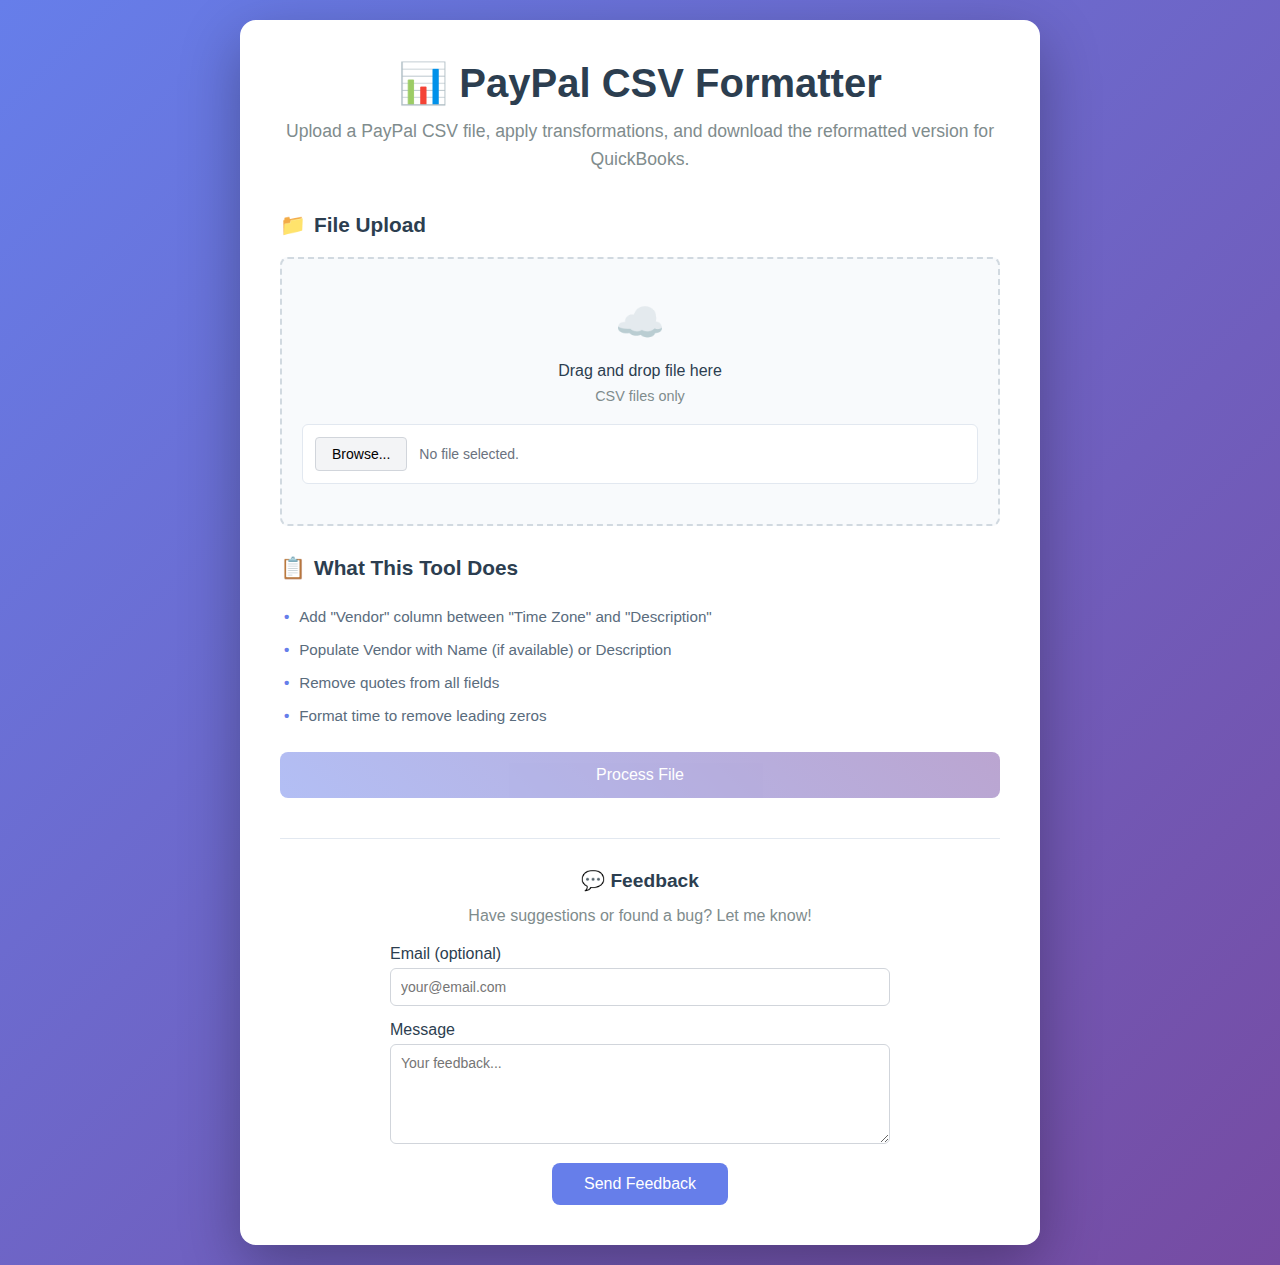
<file: index.html>
<!DOCTYPE html>
<html lang="en">
<head>
    <meta charset="UTF-8">
    <meta name="viewport" content="width=device-width, initial-scale=1.0">
    <title>PayPal CSV Formatter - Free Tool for Bookkeepers</title>
    <meta name="description" content="Free tool to format PayPal CSV exports for QuickBooks import. Adds vendor column, removes quotes, and formats time fields.">
    
    <!-- Google Analytics - Replace YOUR_GA_TRACKING_ID with your actual tracking ID -->
    <script async src="https://www.googletagmanager.com/gtag/js?id=YOUR_GA_TRACKING_ID"></script>
    <script>
        window.dataLayer = window.dataLayer || [];
        function gtag(){dataLayer.push(arguments);}
        gtag('js', new Date());
        gtag('config', 'YOUR_GA_TRACKING_ID');
    </script>
    
    <style>
        * {
            margin: 0;
            padding: 0;
            box-sizing: border-box;
        }
        
        body {
            font-family: -apple-system, BlinkMacSystemFont, 'Segoe UI', Roboto, Oxygen, Ubuntu, Cantarell, sans-serif;
            background: linear-gradient(135deg, #667eea 0%, #764ba2 100%);
            min-height: 100vh;
            padding: 20px;
        }
        
        .container {
            max-width: 800px;
            margin: 0 auto;
            background: white;
            border-radius: 16px;
            box-shadow: 0 20px 60px rgba(0, 0, 0, 0.3);
            padding: 40px;
        }
        
        .tool-header {
            text-align: center;
            margin-bottom: 40px;
        }
        
        .tool-title {
            color: #2c3e50;
            font-weight: 600;
            font-size: 2.5rem;
            margin-bottom: 10px;
        }
        
        .tool-subtitle {
            color: #7f8c8d;
            font-size: 1.1rem;
            line-height: 1.6;
        }
        
        .section-title {
            font-weight: 600;
            color: #2c3e50;
            margin: 30px 0 20px 0;
            font-size: 1.3rem;
            display: flex;
            align-items: center;
            gap: 8px;
        }
        
        .drag-drop-area {
            border: 2px dashed #d1d9e0;
            border-radius: 8px;
            padding: 40px 20px;
            text-align: center;
            background-color: #f8fafc;
            transition: all 0.3s ease;
            cursor: pointer;
        }
        
        .drag-drop-area:hover {
            border-color: #667eea;
            background-color: #f0f7ff;
        }
        
        .drag-drop-area.dragover {
            border-color: #667eea;
            background-color: #f0f7ff;
            transform: scale(1.01);
        }
        
        .drag-drop-area.file-selected {
            border-color: #10b981;
            background-color: #f0fdf4;
        }
        
        .drag-drop-content {
            pointer-events: none;
        }
        
        .upload-icon {
            color: #95a5a6;
            font-size: 2.5rem;
            margin-bottom: 16px;
        }
        
        .upload-text {
            color: #2c3e50;
            font-weight: 500;
            margin-bottom: 8px;
        }
        
        .upload-subtext {
            color: #7f8c8d;
            font-size: 0.9rem;
            margin-bottom: 16px;
        }
        
        .file-input-row {
            display: flex;
            align-items: center;
            gap: 12px;
            margin-top: 20px;
            padding: 12px;
            border: 1px solid #e2e8f0;
            border-radius: 6px;
            background: white;
            pointer-events: auto;
        }
        
        .browse-btn {
            background: #f3f4f6;
            border: 1px solid #d1d5db;
            padding: 8px 16px;
            border-radius: 4px;
            font-size: 14px;
            cursor: pointer;
            transition: all 0.2s ease;
        }
        
        .browse-btn:hover {
            background: #e5e7eb;
        }
        
        .file-status {
            font-size: 14px;
            color: #6b7280;
            flex: 1;
            text-align: left;
        }
        
        .remove-file-btn {
            background: #9ca3af;
            color: white;
            border: none;
            border-radius: 4px;
            padding: 6px 10px;
            font-size: 16px;
            cursor: pointer;
            transition: all 0.2s ease;
            display: none;
            align-items: center;
            justify-content: center;
        }
        
        .remove-file-btn:hover {
            background: #6b7280;
            transform: scale(1.05);
        }
        
        .btn-upload {
            background: linear-gradient(45deg, #667eea, #764ba2);
            color: white;
            border: none;
            border-radius: 8px;
            padding: 14px 32px;
            font-weight: 500;
            font-size: 1rem;
            cursor: pointer;
            width: 100%;
            transition: all 0.2s ease;
            margin-top: 20px;
        }
        
        .btn-upload:hover:not(:disabled) {
            transform: translateY(-2px);
            box-shadow: 0 10px 20px rgba(102, 126, 234, 0.3);
        }
        
        .btn-upload:disabled {
            opacity: 0.5;
            cursor: not-allowed;
        }
        
        .btn-download {
            background: #10b981;
            color: white;
            border: none;
            border-radius: 8px;
            padding: 14px 32px;
            font-weight: 500;
            font-size: 1rem;
            cursor: pointer;
            width: 100%;
            transition: all 0.2s ease;
            margin-top: 20px;
            text-decoration: none;
            display: inline-block;
            text-align: center;
        }
        
        .btn-download:hover {
            background: #059669;
            transform: translateY(-2px);
            box-shadow: 0 10px 20px rgba(16, 185, 129, 0.3);
        }
        
        .btn-secondary {
            background: white;
            color: #667eea;
            border: 2px solid #667eea;
            border-radius: 8px;
            padding: 12px 32px;
            font-weight: 500;
            font-size: 1rem;
            cursor: pointer;
            width: 100%;
            transition: all 0.2s ease;
            margin-top: 10px;
        }
        
        .btn-secondary:hover {
            background: #f0f7ff;
        }
        
        .instructions-list {
            list-style: none;
            padding: 0;
            margin: 0;
            padding-left: 1.2em;
        }
        
        .instructions-list li {
            padding: 8px 0;
            color: #5a6c7d;
            font-size: 0.95rem;
        }
        
        .instructions-list li:before {
            content: "•";
            color: #667eea;
            font-weight: bold;
            display: inline-block;
            width: 1em;
            margin-left: -1em;
        }
        
        .preview-section {
            display: none;
            margin-top: 30px;
        }
        
        .preview-section.show {
            display: block;
        }
        
        .alert {
            padding: 16px;
            border-radius: 8px;
            margin-bottom: 20px;
        }
        
        .alert-success {
            background-color: #d1fae5;
            border: 1px solid #6ee7b7;
            color: #065f46;
        }
        
        .alert-heading {
            font-size: 1.2rem;
            font-weight: 600;
            margin-bottom: 8px;
        }
        
        .preview-table {
            width: 100%;
            overflow-x: auto;
            margin-top: 20px;
        }
        
        table {
            width: 100%;
            border-collapse: collapse;
            font-size: 0.85rem;
        }
        
        th, td {
            padding: 8px;
            text-align: left;
            border: 1px solid #e2e8f0;
        }
        
        th {
            background-color: #f8fafc;
            font-weight: 600;
            color: #2c3e50;
        }
        
        tr:nth-child(even) {
            background-color: #f8fafc;
        }
        
        .upload-section {
            display: block;
        }
        
        .upload-section.hide {
            display: none;
        }
        
        .footer {
            margin-top: 40px;
            padding-top: 30px;
            border-top: 1px solid #e2e8f0;
            text-align: center;
        }
        
        .footer h3 {
            color: #2c3e50;
            font-size: 1.2rem;
            margin-bottom: 15px;
        }
        
        .feedback-form {
            max-width: 500px;
            margin: 0 auto;
        }
        
        .form-group {
            margin-bottom: 15px;
            text-align: left;
        }
        
        .form-group label {
            display: block;
            margin-bottom: 5px;
            color: #2c3e50;
            font-weight: 500;
        }
        
        .form-group input,
        .form-group textarea {
            width: 100%;
            padding: 10px;
            border: 1px solid #d1d5db;
            border-radius: 6px;
            font-family: inherit;
            font-size: 14px;
        }
        
        .form-group textarea {
            resize: vertical;
            min-height: 100px;
        }
        
        .btn-feedback {
            background: #667eea;
            color: white;
            border: none;
            border-radius: 8px;
            padding: 12px 32px;
            font-weight: 500;
            font-size: 1rem;
            cursor: pointer;
            transition: all 0.2s ease;
        }
        
        .btn-feedback:hover {
            background: #5568d3;
            transform: translateY(-1px);
        }
        
        .hidden {
            display: none;
        }
    </style>
</head>
<body>
    <div class="container">
        <div class="tool-header">
            <h1 class="tool-title">📊 PayPal CSV Formatter</h1>
            <p class="tool-subtitle">Upload a PayPal CSV file, apply transformations, and download the reformatted version for QuickBooks.</p>
        </div>
        
        <div class="upload-section" id="uploadSection">
            <div class="section-title">
                <span>📁</span>
                File Upload
            </div>
            
            <div class="drag-drop-area" id="dragDropArea">
                <div class="drag-drop-content">
                    <div class="upload-icon">☁️</div>
                    <p class="upload-text">Drag and drop file here</p>
                    <p class="upload-subtext">CSV files only</p>
                </div>
                <div class="file-input-row">
                    <input type="file" id="fileInput" accept=".csv" style="display: none;">
                    <button type="button" class="browse-btn" onclick="document.getElementById('fileInput').click()">
                        Browse...
                    </button>
                    <span id="fileStatus" class="file-status">No file selected.</span>
                    <button type="button" id="removeFileBtn" class="remove-file-btn" onclick="clearFile()">
                        🗑️
                    </button>
                </div>
            </div>
            
            <div class="section-title">
                <span>📋</span>
                What This Tool Does
            </div>
            <ul class="instructions-list">
                <li>Add "Vendor" column between "Time Zone" and "Description"</li>
                <li>Populate Vendor with Name (if available) or Description</li>
                <li>Remove quotes from all fields</li>
                <li>Format time to remove leading zeros</li>
            </ul>
            
            <button type="button" class="btn-upload" id="processBtn" onclick="processFile()" disabled>
                Process File
            </button>
        </div>
        
        <div class="preview-section" id="previewSection">
            <div class="alert alert-success">
                <h4 class="alert-heading">File Processed Successfully!</h4>
                <p>Your CSV file has been processed. You can download it using the button below.</p>
                <hr style="margin: 10px 0; border: none; border-top: 1px solid #6ee7b7;">
                <p style="margin-bottom: 0;">Preview of your data (first 10 rows):</p>
            </div>
            
            <div class="preview-table" id="previewTable"></div>
            
            <button type="button" class="btn-download" id="downloadBtn" onclick="downloadFile()">
                Download Processed File
            </button>
            <button type="button" class="btn-secondary" onclick="resetTool()">
                Process Another File
            </button>
        </div>
        
        <div class="footer">
            <h3>💬 Feedback</h3>
            <p style="color: #7f8c8d; margin-bottom: 20px;">Have suggestions or found a bug? Let me know!</p>
            
            <!-- Netlify Form -->
            <form name="feedback" method="POST" data-netlify="true" class="feedback-form">
                <input type="hidden" name="form-name" value="feedback">
                
                <div class="form-group">
                    <label for="email">Email (optional)</label>
                    <input type="email" id="email" name="email" placeholder="your@email.com">
                </div>
                
                <div class="form-group">
                    <label for="message">Message</label>
                    <textarea id="message" name="message" required placeholder="Your feedback..."></textarea>
                </div>
                
                <button type="submit" class="btn-feedback">Send Feedback</button>
            </form>
        </div>
    </div>
    
    <script>
        let processedData = null;
        let originalFileName = '';
        
        // File handling
        const dragDropArea = document.getElementById('dragDropArea');
        const fileInput = document.getElementById('fileInput');
        const fileStatus = document.getElementById('fileStatus');
        const removeBtn = document.getElementById('removeFileBtn');
        const processBtn = document.getElementById('processBtn');
        
        function updateFileDisplay(file) {
            if (file) {
                const sizeMb = (file.size / 1024 / 1024).toFixed(2);
                fileStatus.textContent = `${file.name} (${sizeMb} MB)`;
                removeBtn.style.display = 'inline-flex';
                dragDropArea.classList.add('file-selected');
                processBtn.disabled = false;
                originalFileName = file.name;
            } else {
                fileStatus.textContent = 'No file selected.';
                removeBtn.style.display = 'none';
                dragDropArea.classList.remove('file-selected');
                processBtn.disabled = true;
                originalFileName = '';
            }
        }
        
        function setFile(fileList) {
            if (!fileList || fileList.length === 0) {
                updateFileDisplay(null);
                return;
            }
            
            const file = fileList[0];
            if (file.type === 'text/csv' || file.name.toLowerCase().endsWith('.csv')) {
                updateFileDisplay(file);
            } else {
                alert('Please select a CSV file.');
                updateFileDisplay(null);
            }
        }
        
        function clearFile() {
            fileInput.value = '';
            updateFileDisplay(null);
        }
        
        // Drag and drop handlers
        ['dragenter', 'dragover', 'dragleave', 'drop'].forEach(eventName => {
            dragDropArea.addEventListener(eventName, e => {
                e.preventDefault();
                e.stopPropagation();
            });
        });
        
        ['dragenter', 'dragover'].forEach(eventName => {
            dragDropArea.addEventListener(eventName, () => {
                dragDropArea.classList.add('dragover');
            });
        });
        
        ['dragleave', 'drop'].forEach(eventName => {
            dragDropArea.addEventListener(eventName, () => {
                dragDropArea.classList.remove('dragover');
            });
        });
        
        dragDropArea.addEventListener('drop', e => {
            const dt = e.dataTransfer;
            if (dt && dt.files && dt.files.length > 0) {
                fileInput.files = dt.files;
                setFile(dt.files);
            }
        });
        
        fileInput.addEventListener('change', e => {
            setFile(e.target.files);
        });
        
        dragDropArea.addEventListener('click', e => {
            if (e.target.closest('.browse-btn') || e.target.closest('.remove-file-btn')) {
                return;
            }
            fileInput.click();
        });
        
        // CSV Processing
        function parseCSV(text) {
            const lines = [];
            let currentLine = [];
            let currentField = '';
            let inQuotes = false;
            
            for (let i = 0; i < text.length; i++) {
                const char = text[i];
                const nextChar = text[i + 1];
                
                if (char === '"') {
                    if (inQuotes && nextChar === '"') {
                        currentField += '"';
                        i++;
                    } else {
                        inQuotes = !inQuotes;
                    }
                } else if (char === ',' && !inQuotes) {
                    currentLine.push(currentField);
                    currentField = '';
                } else if ((char === '\n' || char === '\r') && !inQuotes) {
                    if (currentField || currentLine.length > 0) {
                        currentLine.push(currentField);
                        lines.push(currentLine);
                        currentLine = [];
                        currentField = '';
                    }
                    if (char === '\r' && nextChar === '\n') {
                        i++;
                    }
                } else {
                    currentField += char;
                }
            }
            
            if (currentField || currentLine.length > 0) {
                currentLine.push(currentField);
                lines.push(currentLine);
            }
            
            return lines;
        }
        
        function applyPayPalFormatting(rows) {
            if (!rows || rows.length === 0) return rows;
            
            const headers = rows[0];
            
            // Remove quotes from all fields
            for (let i = 0; i < rows.length; i++) {
                for (let j = 0; j < rows[i].length; j++) {
                    rows[i][j] = rows[i][j].replace(/"/g, '');
                }
            }
            
            // Find column indices
            let timeIdx = null;
            let tzIdx = null;
            let descIdx = null;
            let nameIdx = null;
            
            for (let i = 0; i < headers.length; i++) {
                if (headers[i] === 'Time') timeIdx = i;
                else if (headers[i] === 'Time Zone') tzIdx = i;
                else if (headers[i] === 'Description') descIdx = i;
                else if (headers[i] === 'Name') nameIdx = i;
            }
            
            // Insert Vendor column header
            if (tzIdx !== null) {
                headers.splice(tzIdx + 1, 0, 'Vendor');
                
                // Calculate adjusted indices
                const adjTimeIdx = timeIdx !== null && timeIdx > tzIdx ? timeIdx + 1 : timeIdx;
                const adjDescIdx = descIdx !== null && descIdx > tzIdx ? descIdx + 1 : descIdx;
                const adjNameIdx = nameIdx !== null && nameIdx > tzIdx ? nameIdx + 1 : nameIdx;
                
                // Process each data row
                for (let i = 1; i < rows.length; i++) {
                    const row = rows[i];
                    
                    // Create vendor value BEFORE inserting the column
                    let vendorValue = '';
                    if (nameIdx !== null && nameIdx < row.length) {
                        const nameVal = row[nameIdx].trim();
                        if (nameVal && nameVal !== 'nan' && nameVal !== '') {
                            vendorValue = nameVal;
                        }
                    }
                    
                    if (!vendorValue && descIdx !== null && descIdx < row.length) {
                        vendorValue = row[descIdx].trim();
                    }
                    
                    // Insert vendor value
                    row.splice(tzIdx + 1, 0, vendorValue);
                    
                    // Format time to remove leading zeros
                    if (adjTimeIdx !== null && adjTimeIdx < row.length) {
                        let timeVal = row[adjTimeIdx];
                        timeVal = timeVal.replace(/^0+/, '');
                        if (timeVal.startsWith(':')) {
                            timeVal = '0' + timeVal;
                        }
                        row[adjTimeIdx] = timeVal;
                    }
                }
            }
            
            return rows;
        }
        
        function rowsToCSV(rows) {
            return rows.map(row => {
                return row.map(field => {
                    // Escape fields that contain commas, quotes, or newlines
                    if (field.includes(',') || field.includes('"') || field.includes('\n')) {
                        return '"' + field.replace(/"/g, '""') + '"';
                    }
                    return field;
                }).join(',');
            }).join('\n');
        }
        
        function createPreviewTable(rows) {
            const previewRows = rows.slice(0, 11); // Header + 10 rows
            
            let html = '<table>';
            
            // Header
            if (previewRows.length > 0) {
                html += '<thead><tr>';
                previewRows[0].forEach(header => {
                    html += `<th>${header}</th>`;
                });
                html += '</tr></thead>';
            }
            
            // Data rows
            html += '<tbody>';
            for (let i = 1; i < previewRows.length; i++) {
                html += '<tr>';
                previewRows[i].forEach(cell => {
                    html += `<td>${cell}</td>`;
                });
                html += '</tr>';
            }
            html += '</tbody>';
            
            html += '</table>';
            return html;
        }
        
        function processFile() {
            const file = fileInput.files[0];
            if (!file) return;
            
            const reader = new FileReader();
            reader.onload = function(e) {
                try {
                    const text = e.target.result;
                    let rows = parseCSV(text);
                    rows = applyPayPalFormatting(rows);
                    
                    processedData = rowsToCSV(rows);
                    
                    // Show preview
                    document.getElementById('previewTable').innerHTML = createPreviewTable(rows);
                    document.getElementById('uploadSection').classList.add('hide');
                    document.getElementById('previewSection').classList.add('show');
                    
                } catch (error) {
                    alert('Error processing file: ' + error.message);
                }
            };
            reader.readAsText(file);
        }
        
        function downloadFile() {
            if (!processedData) return;
            
            const blob = new Blob([processedData], { type: 'text/csv' });
            const url = window.URL.createObjectURL(blob);
            const a = document.createElement('a');
            a.href = url;
            a.download = 'processed_' + originalFileName;
            document.body.appendChild(a);
            a.click();
            document.body.removeChild(a);
            window.URL.revokeObjectURL(url);
        }
        
        function resetTool() {
            processedData = null;
            clearFile();
            document.getElementById('uploadSection').classList.remove('hide');
            document.getElementById('previewSection').classList.remove('show');
        }
    </script>
</body>
</html>
</file>
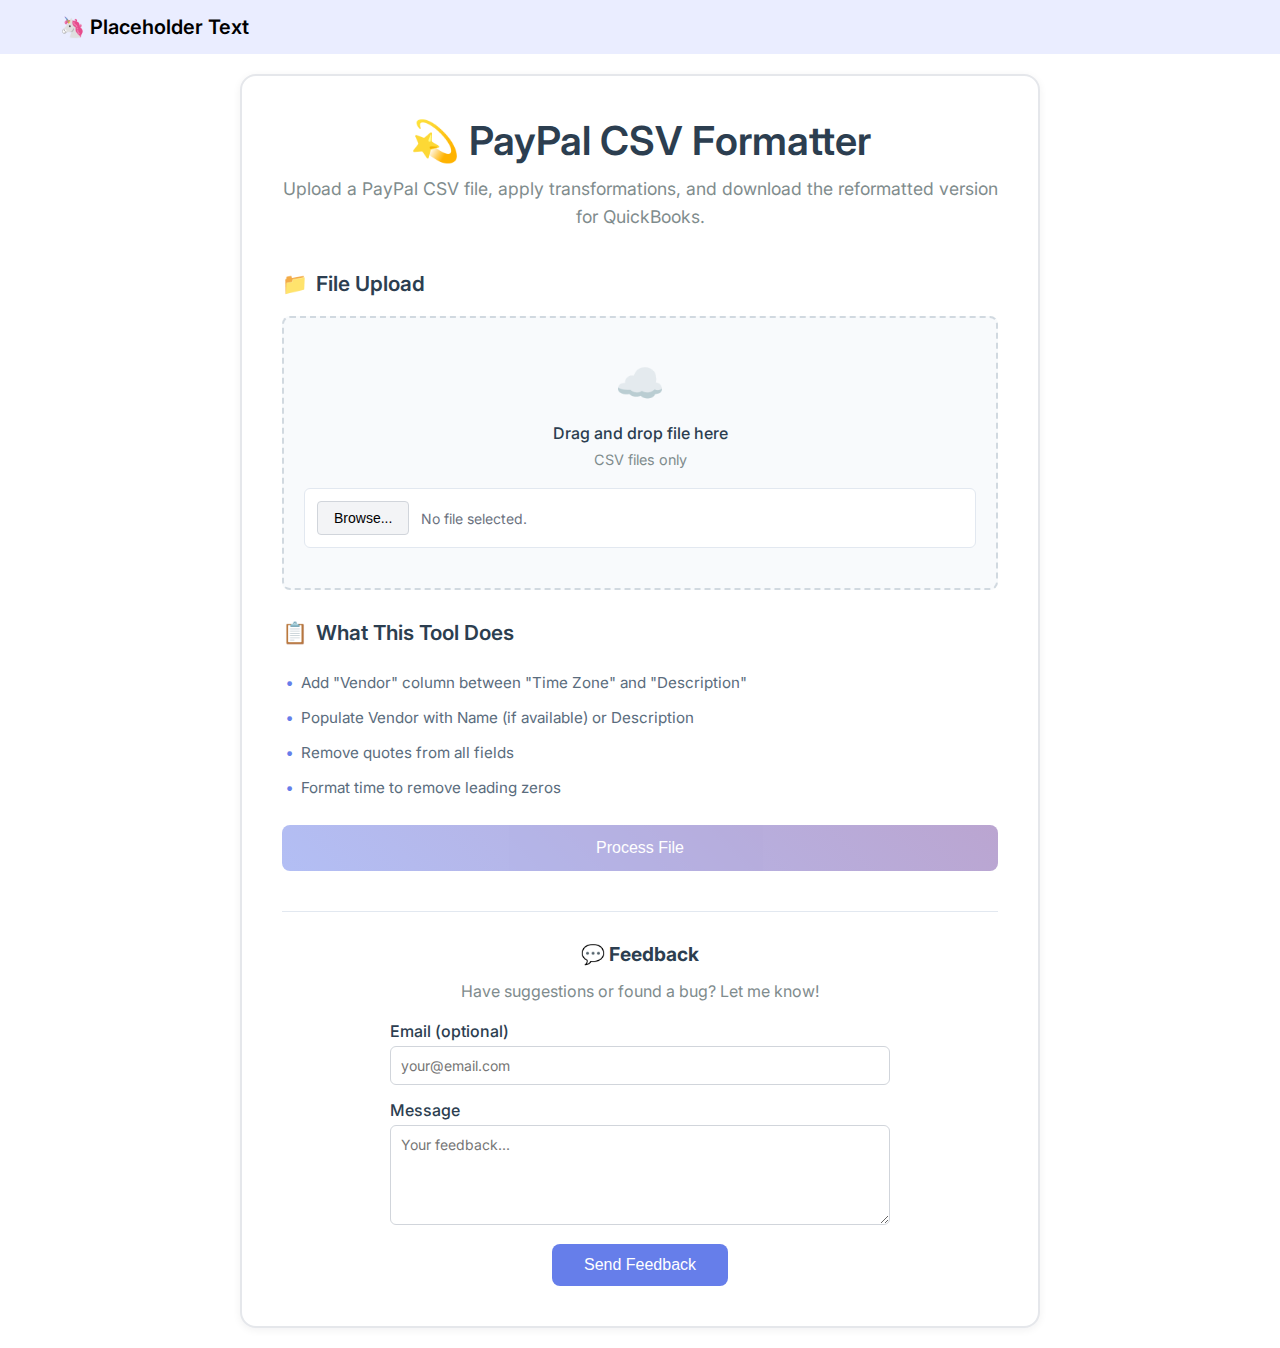
<file: sandbox.html>
<!DOCTYPE html>
<html lang="en">
<head>
    <meta charset="UTF-8">
    <meta name="viewport" content="width=device-width, initial-scale=1.0">
    <title>PayPal CSV Formatter - Free Tool for Bookkeepers</title>
    <meta name="description" content="Free tool to format PayPal CSV exports for QuickBooks import. Adds vendor column, removes quotes, and formats time fields.">
    
    <!-- Google Analytics - Replace YOUR_GA_TRACKING_ID with your actual tracking ID -->
    <script async src="https://www.googletagmanager.com/gtag/js?id=YOUR_GA_TRACKING_ID"></script>
    <script>
        window.dataLayer = window.dataLayer || [];
        function gtag(){dataLayer.push(arguments);}
        gtag('js', new Date());
        gtag('config', 'YOUR_GA_TRACKING_ID');
    </script>
    
    <link href="https://fonts.googleapis.com/css2?family=Inter:wght@300;400;500;600;700&display=swap" rel="stylesheet">
    <link rel="stylesheet" href="styles.css">
</head>
<body>
    <nav class="navbar">
        <div class="navbar-content">
            <span class="navbar-text">🦄 Placeholder Text</span>
        </div>
    </nav>
    
    <div class="container">
        <div class="tool-header">
            <h1 class="tool-title">💫 PayPal CSV Formatter</h1>
            <p class="tool-subtitle">Upload a PayPal CSV file, apply transformations, and download the reformatted version for QuickBooks.</p>
        </div>
        
        <div class="upload-section" id="uploadSection">
            <div class="section-title">
                <span>📁</span>
                File Upload
            </div>
            
            <div class="drag-drop-area" id="dragDropArea">
                <div class="drag-drop-content">
                    <div class="upload-icon">☁️</div>
                    <p class="upload-text">Drag and drop file here</p>
                    <p class="upload-subtext">CSV files only</p>
                </div>
                <div class="file-input-row">
                    <input type="file" id="fileInput" accept=".csv" style="display: none;">
                    <button type="button" class="browse-btn" onclick="document.getElementById('fileInput').click()">
                        Browse...
                    </button>
                    <span id="fileStatus" class="file-status">No file selected.</span>
                    <button type="button" id="removeFileBtn" class="remove-file-btn" onclick="clearFile()">
                        🗑️
                    </button>
                </div>
            </div>
            
            <div class="section-title">
                <span>📋</span>
                What This Tool Does
            </div>
            <ul class="instructions-list">
                <li>Add "Vendor" column between "Time Zone" and "Description"</li>
                <li>Populate Vendor with Name (if available) or Description</li>
                <li>Remove quotes from all fields</li>
                <li>Format time to remove leading zeros</li>
            </ul>
            
            <button type="button" class="btn-upload" id="processBtn" onclick="processFile()" disabled>
                Process File
            </button>
        </div>
        
        <div class="preview-section" id="previewSection">
            <div class="alert alert-success">
                <h4 class="alert-heading">High Five! 🙌🏻</h4>
                <p>Your CSV file has been successfully processed.</p>
                <hr style="margin: 10px 0; border: none; border-top: 1px solid #6ee7b7;">
                <p style="margin-bottom: 0;">Preview of your data (first 10 rows):</p>
            </div>
            
            <div class="preview-table" id="previewTable"></div>
            
            <button type="button" class="btn-download" id="downloadBtn" onclick="downloadFile()">
                Download Processed File
            </button>
            <button type="button" class="btn-secondary" onclick="resetTool()">
                Process Another File
            </button>
        </div>
        
        <div class="footer">
            <h3>💬 Feedback</h3>
            <p style="color: #7f8c8d; margin-bottom: 20px;">Have suggestions or found a bug? Let me know!</p>
            
            <!-- Netlify Form -->
            <form name="feedback" method="POST" data-netlify="true" class="feedback-form">
                <input type="hidden" name="form-name" value="feedback">
                
                <div class="form-group">
                    <label for="email">Email (optional)</label>
                    <input type="email" id="email" name="email" placeholder="your@email.com">
                </div>
                
                <div class="form-group">
                    <label for="message">Message</label>
                    <textarea id="message" name="message" required placeholder="Your feedback..."></textarea>
                </div>
                
                <button type="submit" class="btn-feedback">Send Feedback</button>
            </form>
        </div>
    </div>
    
    <script>
        let processedData = null;
        let originalFileName = '';
        
        // File handling
        const dragDropArea = document.getElementById('dragDropArea');
        const fileInput = document.getElementById('fileInput');
        const fileStatus = document.getElementById('fileStatus');
        const removeBtn = document.getElementById('removeFileBtn');
        const processBtn = document.getElementById('processBtn');
        
        function updateFileDisplay(file) {
            if (file) {
                const sizeMb = (file.size / 1024 / 1024).toFixed(2);
                fileStatus.textContent = `${file.name} (${sizeMb} MB)`;
                removeBtn.style.display = 'inline-flex';
                dragDropArea.classList.add('file-selected');
                processBtn.disabled = false;
                originalFileName = file.name;
            } else {
                fileStatus.textContent = 'No file selected.';
                removeBtn.style.display = 'none';
                dragDropArea.classList.remove('file-selected');
                processBtn.disabled = true;
                originalFileName = '';
            }
        }
        
        function setFile(fileList) {
            if (!fileList || fileList.length === 0) {
                updateFileDisplay(null);
                return;
            }
            
            const file = fileList[0];
            if (file.type === 'text/csv' || file.name.toLowerCase().endsWith('.csv')) {
                updateFileDisplay(file);
            } else {
                alert('Please select a CSV file.');
                updateFileDisplay(null);
            }
        }
        
        function clearFile() {
            fileInput.value = '';
            updateFileDisplay(null);
        }
        
        // Drag and drop handlers
        ['dragenter', 'dragover', 'dragleave', 'drop'].forEach(eventName => {
            dragDropArea.addEventListener(eventName, e => {
                e.preventDefault();
                e.stopPropagation();
            });
        });
        
        ['dragenter', 'dragover'].forEach(eventName => {
            dragDropArea.addEventListener(eventName, () => {
                dragDropArea.classList.add('dragover');
            });
        });
        
        ['dragleave', 'drop'].forEach(eventName => {
            dragDropArea.addEventListener(eventName, () => {
                dragDropArea.classList.remove('dragover');
            });
        });
        
        dragDropArea.addEventListener('drop', e => {
            const dt = e.dataTransfer;
            if (dt && dt.files && dt.files.length > 0) {
                fileInput.files = dt.files;
                setFile(dt.files);
            }
        });
        
        fileInput.addEventListener('change', e => {
            setFile(e.target.files);
        });
        
        dragDropArea.addEventListener('click', e => {
            if (e.target.closest('.browse-btn') || e.target.closest('.remove-file-btn')) {
                return;
            }
            fileInput.click();
        });
        
        // CSV Processing
        function parseCSV(text) {
            const lines = [];
            let currentLine = [];
            let currentField = '';
            let inQuotes = false;
            
            for (let i = 0; i < text.length; i++) {
                const char = text[i];
                const nextChar = text[i + 1];
                
                if (char === '"') {
                    if (inQuotes && nextChar === '"') {
                        currentField += '"';
                        i++;
                    } else {
                        inQuotes = !inQuotes;
                    }
                } else if (char === ',' && !inQuotes) {
                    currentLine.push(currentField);
                    currentField = '';
                } else if ((char === '\n' || char === '\r') && !inQuotes) {
                    if (currentField || currentLine.length > 0) {
                        currentLine.push(currentField);
                        lines.push(currentLine);
                        currentLine = [];
                        currentField = '';
                    }
                    if (char === '\r' && nextChar === '\n') {
                        i++;
                    }
                } else {
                    currentField += char;
                }
            }
            
            if (currentField || currentLine.length > 0) {
                currentLine.push(currentField);
                lines.push(currentLine);
            }
            
            return lines;
        }
        
        function applyPayPalFormatting(rows) {
            if (!rows || rows.length === 0) return rows;
            
            const headers = rows[0];
            
            // Remove quotes from all fields
            for (let i = 0; i < rows.length; i++) {
                for (let j = 0; j < rows[i].length; j++) {
                    rows[i][j] = rows[i][j].replace(/"/g, '');
                }
            }
            
            // Find column indices in the original CSV
            let dateIdx = null;
            let descIdx = null;
            let nameIdx = null;
            let amountIdx = null;
            let feeIdx = null;
            
            for (let i = 0; i < headers.length; i++) {
                if (headers[i] === 'Date') dateIdx = i;
                else if (headers[i] === 'Description') descIdx = i;
                else if (headers[i] === 'Name') nameIdx = i;
                else if (headers[i] === 'Gross') amountIdx = i;
                else if (headers[i] === 'Fee') feeIdx = i;
            }
            
            // Create new CSV with only 3 columns
            const newRows = [];
            
            // Create new header row
            newRows.push(['Date', 'Description', 'Amount']);
            
            // Process each data row
            for (let i = 1; i < rows.length; i++) {
                const row = rows[i];
                
                // Get Date (Column A from original)
                const dateValue = dateIdx !== null && dateIdx < row.length ? row[dateIdx].trim() : '';
                
                // Create Description value (Name if available, otherwise Description)
                let descriptionValue = '';
                if (nameIdx !== null && nameIdx < row.length) {
                    const nameVal = row[nameIdx].trim();
                    if (nameVal && nameVal !== 'nan' && nameVal !== '') {
                        descriptionValue = nameVal;
                    }
                }
                
                if (!descriptionValue && descIdx !== null && descIdx < row.length) {
                    descriptionValue = row[descIdx].trim();
                }
                
                // Get Amount (Column G from original - "Gross")
                const amountValue = amountIdx !== null && amountIdx < row.length ? row[amountIdx].trim() : '';
                
                // Add main transaction row
                newRows.push([dateValue, descriptionValue, amountValue]);
                
                // Check if there's a fee and add a separate row for it
                if (feeIdx !== null && feeIdx < row.length) {
                    const feeValue = row[feeIdx].trim();
                    // Only add fee row if fee is not 0 or empty
                    if (feeValue && feeValue !== '0' && feeValue !== '0.00') {
                        // Parse the fee value and ensure it's negative
                        let feeAmount = parseFloat(feeValue);
                        if (!isNaN(feeAmount) && feeAmount !== 0) {
                            // Make sure fee is always negative
                            feeAmount = Math.abs(feeAmount) * -1;
                            newRows.push([dateValue, 'PayPal Fee', feeAmount.toString()]);
                        }
                    }
                }
            }
            
            return newRows;
        }
        
        function rowsToCSV(rows) {
            return rows.map(row => {
                return row.map(field => {
                    // Escape fields that contain commas, quotes, or newlines
                    if (field.includes(',') || field.includes('"') || field.includes('\n')) {
                        return '"' + field.replace(/"/g, '""') + '"';
                    }
                    return field;
                }).join(',');
            }).join('\n');
        }
        
        function createPreviewTable(rows) {
            const previewRows = rows.slice(0, 11); // Header + 10 rows
            
            let html = '<table>';
            
            // Header
            if (previewRows.length > 0) {
                html += '<thead><tr>';
                previewRows[0].forEach(header => {
                    html += `<th>${header}</th>`;
                });
                html += '</tr></thead>';
            }
            
            // Data rows
            html += '<tbody>';
            for (let i = 1; i < previewRows.length; i++) {
                html += '<tr>';
                previewRows[i].forEach(cell => {
                    html += `<td>${cell}</td>`;
                });
                html += '</tr>';
            }
            html += '</tbody>';
            
            html += '</table>';
            return html;
        }
        
        function processFile() {
            const file = fileInput.files[0];
            if (!file) return;
            
            const reader = new FileReader();
            reader.onload = function(e) {
                try {
                    const text = e.target.result;
                    let rows = parseCSV(text);
                    rows = applyPayPalFormatting(rows);
                    
                    processedData = rowsToCSV(rows);
                    
                    // Show preview
                    document.getElementById('previewTable').innerHTML = createPreviewTable(rows);
                    document.getElementById('uploadSection').classList.add('hide');
                    document.getElementById('previewSection').classList.add('show');
                    
                } catch (error) {
                    alert('Error processing file: ' + error.message);
                }
            };
            reader.readAsText(file);
        }
        
        function downloadFile() {
            if (!processedData) return;
            
            const blob = new Blob([processedData], { type: 'text/csv' });
            const url = window.URL.createObjectURL(blob);
            const a = document.createElement('a');
            a.href = url;
            a.download = 'processed_' + originalFileName;
            document.body.appendChild(a);
            a.click();
            document.body.removeChild(a);
            window.URL.revokeObjectURL(url);
        }
        
        function resetTool() {
            processedData = null;
            clearFile();
            document.getElementById('uploadSection').classList.remove('hide');
            document.getElementById('previewSection').classList.remove('show');
        }
    </script>
</body>
</html>
</file>
<file: styles.css>
* {
    margin: 0;
    padding: 0;
    box-sizing: border-box;
}

body {
    font-family: 'Inter', -apple-system, BlinkMacSystemFont, 'Segoe UI', Roboto, sans-serif;
    background: white;
    min-height: 100vh;
    margin: 0;
    padding: 0;
    color: #1f2937;
}

.navbar {
    background-color: #EAEDFF;
    width: 100%;
    padding: 15px 0;
    position: sticky;
    top: 0;
    z-index: 1000;
}

.navbar-content {
    max-width: 1200px;
    margin: 0 auto;
    padding: 0 20px;
}

.navbar-text {
    color: black;
    font-size: 1.25rem;
    font-weight: 600;
}

.container {
    max-width: 800px;
    margin: 20px auto;
    background: white;
    border: 2px solid #e5e7eb;
    border-radius: 16px;
    box-shadow: 0 2px 8px rgba(15, 23, 42, 0.06);
    padding: 40px;
}

.tool-header {
    text-align: center;
    margin-bottom: 40px;
}

.tool-title {
    color: #2c3e50;
    font-weight: 600;
    font-size: 2.5rem;
    margin-bottom: 10px;
}

.tool-subtitle {
    color: #7f8c8d;
    font-size: 1.1rem;
    line-height: 1.6;
}

.section-title {
    font-weight: 600;
    color: #2c3e50;
    margin: 30px 0 20px 0;
    font-size: 1.3rem;
    display: flex;
    align-items: center;
    gap: 8px;
}

.drag-drop-area {
    border: 2px dashed #d1d9e0;
    border-radius: 8px;
    padding: 40px 20px;
    text-align: center;
    background-color: #f8fafc;
    transition: all 0.3s ease;
    cursor: pointer;
}

.drag-drop-area:hover {
    border-color: #667eea;
    background-color: #f0f7ff;
}

.drag-drop-area.dragover {
    border-color: #667eea;
    background-color: #f0f7ff;
    transform: scale(1.01);
}

.drag-drop-area.file-selected {
    border-color: #10b981;
    background-color: #f0fdf4;
}

.drag-drop-content {
    pointer-events: none;
}

.upload-icon {
    color: #95a5a6;
    font-size: 2.5rem;
    margin-bottom: 16px;
}

.upload-text {
    color: #2c3e50;
    font-weight: 500;
    margin-bottom: 8px;
}

.upload-subtext {
    color: #7f8c8d;
    font-size: 0.9rem;
    margin-bottom: 16px;
}

.file-input-row {
    display: flex;
    align-items: center;
    gap: 12px;
    margin-top: 20px;
    padding: 12px;
    border: 1px solid #e2e8f0;
    border-radius: 6px;
    background: white;
    pointer-events: auto;
}

.browse-btn {
    background: #f3f4f6;
    border: 1px solid #d1d5db;
    padding: 8px 16px;
    border-radius: 4px;
    font-size: 14px;
    cursor: pointer;
    transition: all 0.2s ease;
}

.browse-btn:hover {
    background: #e5e7eb;
}

.file-status {
    font-size: 14px;
    color: #6b7280;
    flex: 1;
    text-align: left;
}

.remove-file-btn {
    background: #9ca3af;
    color: white;
    border: none;
    border-radius: 4px;
    padding: 6px 10px;
    font-size: 16px;
    cursor: pointer;
    transition: all 0.2s ease;
    display: none;
    align-items: center;
    justify-content: center;
}

.remove-file-btn:hover {
    background: #6b7280;
    transform: scale(1.05);
}

.btn-upload {
    background: linear-gradient(45deg, #667eea, #764ba2);
    color: white;
    border: none;
    border-radius: 8px;
    padding: 14px 32px;
    font-weight: 500;
    font-size: 1rem;
    cursor: pointer;
    width: 100%;
    transition: all 0.2s ease;
    margin-top: 20px;
}

.btn-upload:hover:not(:disabled) {
    transform: translateY(-2px);
    box-shadow: 0 10px 20px rgba(102, 126, 234, 0.3);
}

.btn-upload:disabled {
    opacity: 0.5;
    cursor: not-allowed;
}

.btn-download {
    background: #10b981;
    color: white;
    border: none;
    border-radius: 8px;
    padding: 14px 32px;
    font-weight: 500;
    font-size: 1rem;
    cursor: pointer;
    width: 100%;
    transition: all 0.2s ease;
    margin-top: 20px;
    text-decoration: none;
    display: inline-block;
    text-align: center;
}

.btn-download:hover {
    background: #059669;
    transform: translateY(-2px);
    box-shadow: 0 10px 20px rgba(16, 185, 129, 0.3);
}

.btn-secondary {
    background: white;
    color: #667eea;
    border: 2px solid #667eea;
    border-radius: 8px;
    padding: 12px 32px;
    font-weight: 500;
    font-size: 1rem;
    cursor: pointer;
    width: 100%;
    transition: all 0.2s ease;
    margin-top: 10px;
}

.btn-secondary:hover {
    background: #f0f7ff;
}

.instructions-list {
    list-style: none;
    padding: 0;
    margin: 0;
    padding-left: 1.2em;
}

.instructions-list li {
    padding: 8px 0;
    color: #5a6c7d;
    font-size: 0.95rem;
}

.instructions-list li:before {
    content: "•";
    color: #667eea;
    font-weight: bold;
    display: inline-block;
    width: 1em;
    margin-left: -1em;
}

.preview-section {
    display: none;
    margin-top: 30px;
}

.preview-section.show {
    display: block;
}

.alert {
    padding: 16px;
    border-radius: 8px;
    margin-bottom: 20px;
}

.alert-success {
    background-color: #d1fae5;
    border: 1px solid #6ee7b7;
    color: #065f46;
}

.alert-heading {
    font-size: 1.2rem;
    font-weight: 600;
    margin-bottom: 8px;
}

.preview-table {
    width: 100%;
    overflow-x: auto;
    margin-top: 20px;
}

table {
    width: 100%;
    border-collapse: collapse;
    font-size: 0.85rem;
}

th, td {
    padding: 8px;
    text-align: left;
    border: 1px solid #e2e8f0;
}

th {
    background-color: #f8fafc;
    font-weight: 600;
    color: #2c3e50;
}

tr:nth-child(even) {
    background-color: #f8fafc;
}

.upload-section {
    display: block;
}

.upload-section.hide {
    display: none;
}

.footer {
    margin-top: 40px;
    padding-top: 30px;
    border-top: 1px solid #e2e8f0;
    text-align: center;
}

.footer h3 {
    color: #2c3e50;
    font-size: 1.2rem;
    margin-bottom: 15px;
}

.feedback-form {
    max-width: 500px;
    margin: 0 auto;
}

.form-group {
    margin-bottom: 15px;
    text-align: left;
}

.form-group label {
    display: block;
    margin-bottom: 5px;
    color: #2c3e50;
    font-weight: 500;
}

.form-group input,
.form-group textarea {
    width: 100%;
    padding: 10px;
    border: 1px solid #d1d5db;
    border-radius: 6px;
    font-family: inherit;
    font-size: 14px;
}

.form-group textarea {
    resize: vertical;
    min-height: 100px;
}

.btn-feedback {
    background: #667eea;
    color: white;
    border: none;
    border-radius: 8px;
    padding: 12px 32px;
    font-weight: 500;
    font-size: 1rem;
    cursor: pointer;
    transition: all 0.2s ease;
}

.btn-feedback:hover {
    background: #5568d3;
    transform: translateY(-1px);
}

.hidden {
    display: none;
}
</file>
